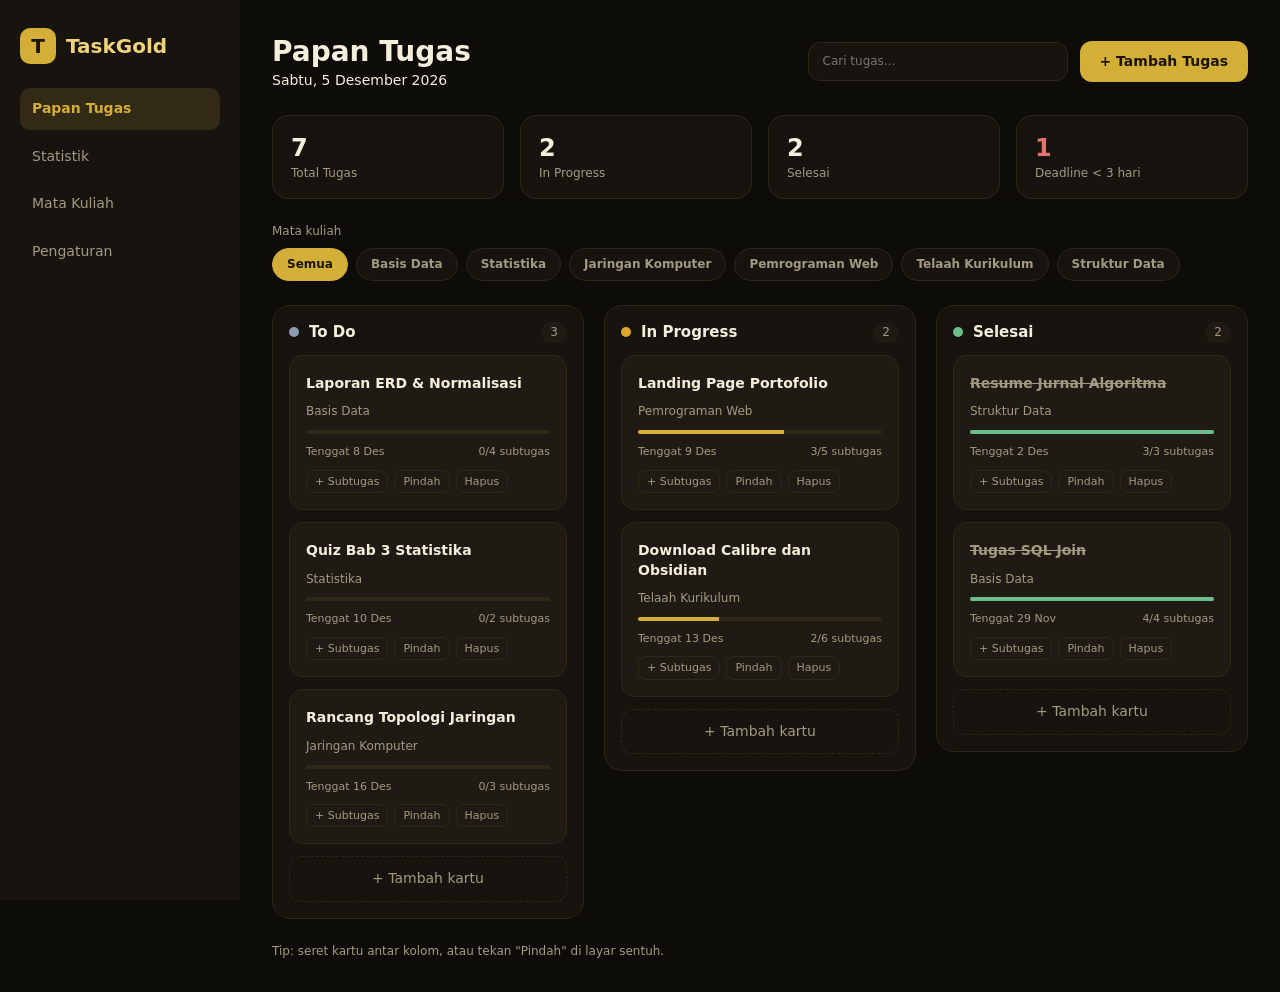
<file: index.html>
<!DOCTYPE html>
<html lang="en">
<head>
    <meta charset="UTF-8">
    <meta name="viewport" content="width=device-width, initial-scale=1.0">
    <title>TaskGold - Kanban Tugas Kuliah</title>
    <link rel="stylesheet" href="style_Kanban.css">
</head>
<body data-view="board">
  <aside class="sidebar">
    <div class="logo"><span class="logo-mark">T</span><span>TaskGold</span></div>
    <nav aria-label="Menu utama">
      <a href="#" data-view="board">Papan Tugas</a>
      <a href="#" data-view="stat">Statistik</a>
      <a href="#" data-view="course">Mata Kuliah</a>
      <a href="#" data-soon>Pengaturan</a>
    </nav>
  </aside>

  <div class="app">
    <header class="topbar">
      <div>
        <h1 id="pageTitle">Papan Tugas</h1>
        <p id="pageSub"></p>
      </div>
      <div class="actions">
        <label class="search"><span class="sr">Cari tugas</span>
          <input type="search" id="search" placeholder="Cari tugas..."></label>
        <button class="btn primary" id="btnAdd" type="button">+ Tambah Tugas</button>
      </div>
    </header>

    <main>
      <!-- Papan Tugas -->
      <section class="view" id="view-board" aria-label="Papan Tugas">
        <div class="stats"></div>
        <section class="filters" aria-label="Filter mata kuliah">
          <span>Mata kuliah</span><div id="chips" class="chips"></div>
        </section>

        <div class="tabs" id="tabs" role="tablist" aria-label="Status tugas"></div>
        <section class="board" id="board" aria-label="Papan kanban">
          <article class="column" data-status="todo" aria-labelledby="h-todo">
            <header><h2 id="h-todo"><i class="dot"></i>To Do</h2><span class="count"></span></header>
            <div class="list" data-status="todo"></div>
            <button class="ghost" type="button" data-add="todo">+ Tambah kartu</button>
          </article>

          <article class="column" data-status="prog" aria-labelledby="h-prog">
            <header><h2 id="h-prog"><i class="dot"></i>In Progress</h2><span class="count"></span></header>
            <div class="list" data-status="prog"></div>
            <button class="ghost" type="button" data-add="prog">+ Tambah kartu</button>
          </article>

          <article class="column" data-status="done" aria-labelledby="h-done">
            <header><h2 id="h-done"><i class="dot"></i>Selesai</h2><span class="count"></span></header>
            <div class="list" data-status="done"></div>
            <button class="ghost" type="button" data-add="done">+ Tambah kartu</button>
          </article>
        </section>
        <footer>Tip: seret kartu antar kolom, atau tekan "Pindah" di layar sentuh.</footer>
      </section>

      <!-- Statistik -->
      <section class="view" id="view-stat" aria-label="Statistik">
        <div class="stats"></div>
        <article class="panel"><h2>Status tugas</h2><div class="stack" id="stack"></div><div class="status-cards" id="statusCards"></div></article>
        <article class="panel"><h2>Deadline terdekat</h2><ul class="deadlines" id="deadlines"></ul></article>
      </section>

      <!-- Mata Kuliah -->
      <section class="view" id="view-course" aria-label="Mata Kuliah">
        <div class="courses" id="courses"></div>
      </section>
    </main>
  </div>

  <button class="fab" id="fab" type="button" aria-label="Tambah tugas">+</button>
  <div class="toast" id="toast" role="status" aria-live="polite"></div>

  <dialog id="addDlg">
    <form id="addForm" novalidate>
      <h2>Tambah Tugas Baru</h2>
      <label>Judul Tugas<input name="title" id="fTitle" placeholder="Contoh: Laporan Praktikum" required></label>
      <label>Mata Kuliah<input name="course" list="courseList" placeholder="Contoh: Basis Data" required>
        <datalist id="courseList"></datalist></label>
      <div class="row">
        <label>Tenggat<input type="date" name="due" required></label>
        <label>Status Awal
          <select name="status"><option value="todo">To Do</option><option value="prog">In Progress</option><option value="done">Selesai</option></select></label>
      </div>
      <label>Jumlah Subtugas<input type="number" name="total" min="1" max="20" value="3"></label>
      <p class="error" id="formError" role="alert"></p>
      <div class="foot">
        <button type="button" class="btn ghost-btn" id="btnCancel">Batal</button>
        <button type="submit" class="btn primary">Simpan Tugas</button>
      </div>
    </form>
  </dialog>

  <dialog id="moveDlg">
    <h2>Pindahkan Tugas</h2>
    <p id="moveTitle"></p>
    <div id="moveOpts" class="opts"></div>
    <button type="button" class="btn ghost-btn" id="moveClose">Tutup</button>
  </dialog>

  <script src="script_Kanban.js"></script>
</body>
</html>
</file>
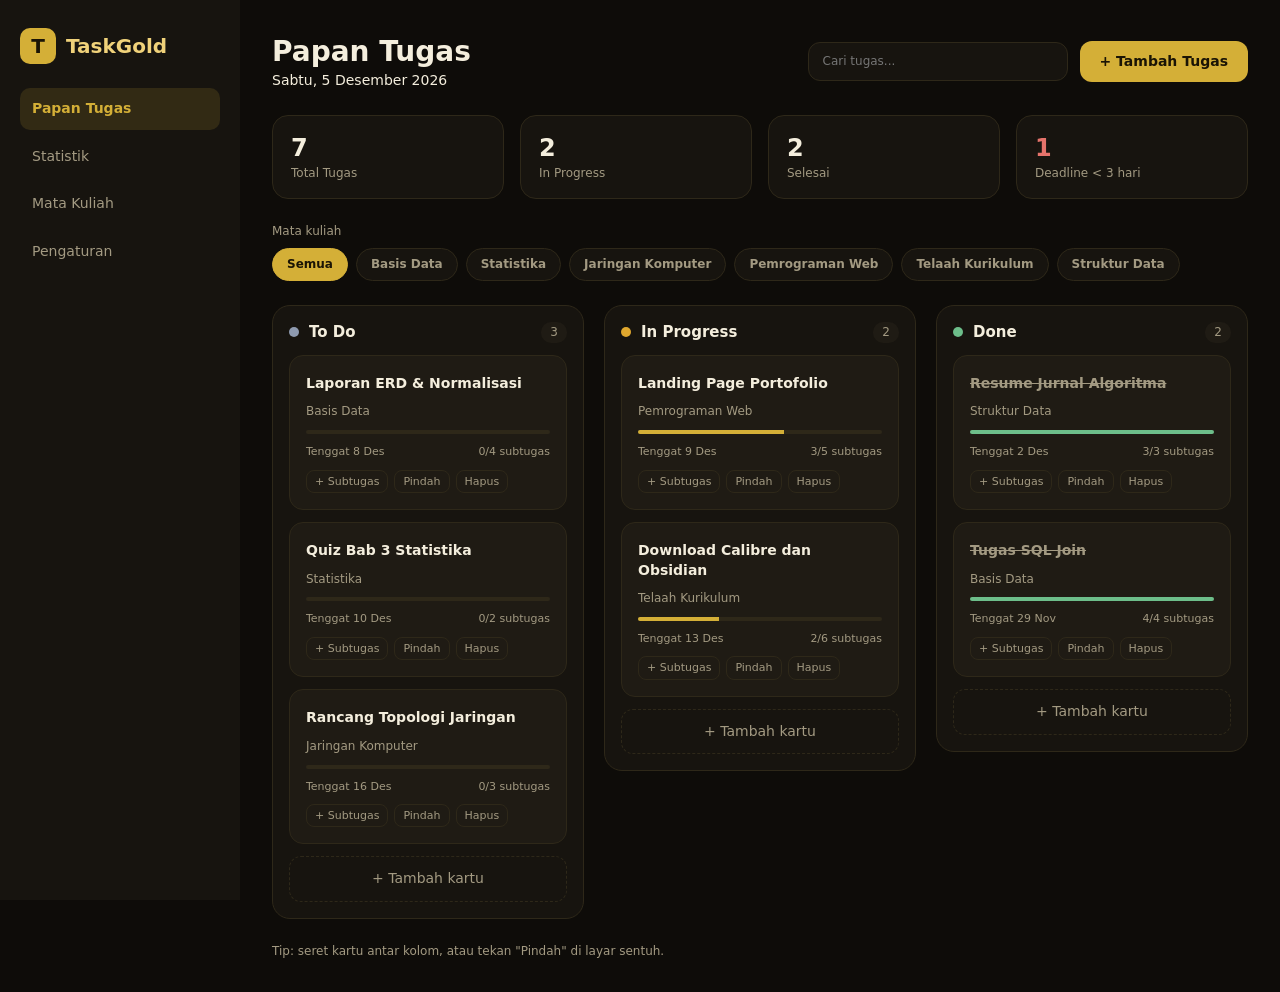
<file: index_Kanban.html>
<!DOCTYPE html>
<html lang="en">
<head>
    <meta charset="UTF-8">
    <meta name="viewport" content="width=device-width, initial-scale=1.0">
    <title>TaskGold - Kanban Tugas Kuliah</title>
    <link rel="stylesheet" href="style_Kanban.css">
</head>
<body data-view="board">
  <aside class="sidebar">
    <div class="logo"><span class="logo-mark">T</span><span>TaskGold</span></div>
    <nav aria-label="Menu utama">
      <a href="#" data-view="board">Papan Tugas</a>
      <a href="#" data-view="stat">Statistik</a>
      <a href="#" data-view="course">Mata Kuliah</a>
      <a href="#" data-soon>Pengaturan</a>
    </nav>
  </aside>

  <div class="app">
    <header class="topbar">
      <div>
        <h1 id="pageTitle">Papan Tugas</h1>
        <p id="pageSub"></p>
      </div>
      <div class="actions">
        <label class="search"><span class="sr">Cari tugas</span>
          <input type="search" id="search" placeholder="Cari tugas..."></label>
        <button class="btn primary" id="btnAdd" type="button">+ Tambah Tugas</button>
      </div>
    </header>

    <main>
      <!-- Papan Tugas -->
      <section class="view" id="view-board" aria-label="Papan Tugas">
        <div class="stats"></div>
        <section class="filters" aria-label="Filter mata kuliah">
          <span>Mata kuliah</span><div id="chips" class="chips"></div>
        </section>

        <div class="tabs" id="tabs" role="tablist" aria-label="Status tugas"></div>
        <section class="board" id="board" aria-label="Papan kanban">
          <article class="column" data-status="todo" aria-labelledby="h-todo">
            <header><h2 id="h-todo"><i class="dot"></i>To Do</h2><span class="count"></span></header>
            <div class="list" data-status="todo"></div>
            <button class="ghost" type="button" data-add="todo">+ Tambah kartu</button>
          </article>

          <article class="column" data-status="prog" aria-labelledby="h-prog">
            <header><h2 id="h-prog"><i class="dot"></i>In Progress</h2><span class="count"></span></header>
            <div class="list" data-status="prog"></div>
            <button class="ghost" type="button" data-add="prog">+ Tambah kartu</button>
          </article>

          <article class="column" data-status="done" aria-labelledby="h-done">
            <header><h2 id="h-done"><i class="dot"></i>Done</h2><span class="count"></span></header>
            <div class="list" data-status="done"></div>
            <button class="ghost" type="button" data-add="done">+ Tambah kartu</button>
          </article>
        </section>
        <footer>Tip: seret kartu antar kolom, atau tekan "Pindah" di layar sentuh.</footer>
      </section>

      <!-- Statistik -->
      <section class="view" id="view-stat" aria-label="Statistik">
        <div class="stats"></div>
        <article class="panel"><h2>Status tugas</h2><div class="stack" id="stack"></div><div class="status-cards" id="statusCards"></div></article>
        <article class="panel"><h2>Deadline terdekat</h2><ul class="deadlines" id="deadlines"></ul></article>
      </section>

      <!-- Mata Kuliah -->
      <section class="view" id="view-course" aria-label="Mata Kuliah">
        <div class="courses" id="courses"></div>
      </section>
    </main>
  </div>

  <button class="fab" id="fab" type="button" aria-label="Tambah tugas">+</button>
  <div class="toast" id="toast" role="status" aria-live="polite"></div>

  <dialog id="addDlg">
    <form id="addForm" novalidate>
      <h2>Tambah Tugas Baru</h2>
      <label>Judul Tugas<input name="title" id="fTitle" placeholder="Contoh: Laporan Praktikum" required></label>
      <label>Mata Kuliah<input name="course" list="courseList" placeholder="Contoh: Basis Data" required>
        <datalist id="courseList"></datalist></label>
      <div class="row">
        <label>Tenggat<input type="date" name="due" required></label>
        <label>Status Awal
          <select name="status"><option value="todo">To Do</option><option value="prog">In Progress</option><option value="done">Selesai</option></select></label>
      </div>
      <label>Jumlah Subtugas<input type="number" name="total" min="1" max="20" value="3"></label>
      <p class="error" id="formError" role="alert"></p>
      <div class="foot">
        <button type="button" class="btn ghost-btn" id="btnCancel">Batal</button>
        <button type="submit" class="btn primary">Simpan Tugas</button>
      </div>
    </form>
  </dialog>

  <dialog id="moveDlg">
    <h2>Pindahkan Tugas</h2>
    <p id="moveTitle"></p>
    <div id="moveOpts" class="opts"></div>
    <button type="button" class="btn ghost-btn" id="moveClose">Tutup</button>
  </dialog>

  <script src="script_Kanban.js"></script>
</body>
</html>
</file>
<file: style_Kanban.css>
:root{
  --bg:#0E0C09;--surf:#17140F;--card:#1F1B14;--line:#2E2819;
  --gold:#D4AF37;--gold2:#F0D27A;--ink:#1A1405;
  --txt:#F4EEDD;--mut:#A39A82;
  --todo:#8E9AAF;--prog:#E0A82E;--done:#6DBE8A;--red:#E5736B;
  --r:14px;--s1:8px;--s2:16px;--s3:24px;
}
*{box-sizing:border-box;margin:0}
body{font-family:Inter,system-ui,-apple-system,"Segoe UI",sans-serif;background:var(--bg);color:var(--txt);
  display:grid;grid-template-columns:240px 1fr;min-height:100vh;font-size:14px;line-height:1.4}
button,input,select{font:inherit;color:inherit}
:focus-visible{outline:2px solid var(--gold);outline-offset:2px}
.sr{position:absolute;width:1px;height:1px;overflow:hidden;clip:rect(0 0 0 0)}

/* Sidebar */
.view{display:none;flex-direction:column;gap:var(--s3)}
body[data-view=board] #view-board,body[data-view=stat] #view-stat,body[data-view=course] #view-course{display:flex}
body:not([data-view=board]) .search{display:none}
.sidebar{background:var(--surf);padding:28px 20px;display:flex;flex-direction:column;gap:var(--s3);
  position:sticky;top:0;height:100vh}
.logo{display:flex;align-items:center;gap:10px;font-size:20px;font-weight:700;color:var(--gold2)}
.logo-mark{width:36px;height:36px;border-radius:10px;background:var(--gold);color:var(--ink);display:grid;place-items:center}
nav{display:flex;flex-direction:column;gap:6px;flex:1}
nav a{padding:11px 12px;border-radius:10px;color:var(--mut);text-decoration:none;font-weight:500;transition:background .2s}
nav a:hover{background:var(--card)}
nav a[aria-current=page]{background:rgba(212,175,55,.14);color:var(--gold);font-weight:600}
.profile{display:flex;gap:10px;align-items:center;padding:12px;border:1px solid var(--line);border-radius:var(--r);background:var(--card)}
.profile small{display:block;color:var(--mut);font-size:11px}
.avatar{width:36px;height:36px;border-radius:50%;background:var(--gold);color:var(--ink);display:grid;place-items:center;font-weight:700;font-size:13px}

/* Main */
.app{padding:32px;display:flex;flex-direction:column;gap:var(--s3);min-width:0}
.topbar{display:flex;justify-content:space-between;align-items:center;gap:var(--s2);flex-wrap:wrap}
h1{font-size:28px}
#today{color:var(--mut);font-size:13px;margin-top:4px}
.actions{display:flex;gap:12px;align-items:center}
.search input{width:260px;padding:10px 14px;border-radius:12px;border:1px solid var(--line);background:var(--surf)}
.btn{border:0;border-radius:12px;padding:11px 20px;font-weight:600;cursor:pointer;transition:transform .15s,filter .2s}
.btn:hover{filter:brightness(1.1)}.btn:active{transform:scale(.97)}
.primary{background:var(--gold);color:var(--ink)}
.ghost-btn{background:transparent;border:1.2px solid var(--gold);color:var(--gold)}

.stats{display:grid;grid-template-columns:repeat(4,1fr);gap:var(--s2)}
.stat{background:var(--surf);border:1px solid var(--line);border-radius:16px;padding:16px 18px;display:flex;flex-direction:column}
.stat b{font-size:24px}.stat span{color:var(--mut);font-size:12px}
.stat.warn b{color:var(--red)}

.filters{display:flex;align-items:center;gap:var(--s1);flex-wrap:wrap;color:var(--mut);font-size:12px}
.chips{display:flex;gap:var(--s1);flex-wrap:wrap}
.chip{padding:7px 14px;border-radius:20px;border:1px solid var(--line);background:var(--surf);color:var(--mut);font-size:12px;font-weight:600;cursor:pointer}
.chip[aria-pressed=true]{background:var(--gold);border-color:var(--gold);color:var(--ink)}

/* Board */
.tabs{display:none}
.board{display:grid;grid-template-columns:repeat(3,1fr);gap:20px;align-items:start}
.column{background:var(--surf);border:1px solid var(--line);border-radius:18px;padding:var(--s2);display:flex;flex-direction:column;gap:12px;
  transition:border-color .2s,background .2s;min-height:200px}
.column header{display:flex;justify-content:space-between;align-items:center}
.column h2{font-size:15px;display:flex;align-items:center;gap:10px}
.dot{width:10px;height:10px;border-radius:50%;background:var(--c)}
[data-status=todo]{--c:var(--todo)}[data-status=prog]{--c:var(--prog)}[data-status=done]{--c:var(--done)}
.count{background:var(--card);border-radius:10px;padding:2px 9px;font-size:12px;color:var(--mut)}
.list{display:flex;flex-direction:column;gap:12px;min-height:60px}
.column.over{border-color:var(--gold);background:rgba(212,175,55,.05);box-shadow:0 0 0 1px var(--gold)}
.column.over .list::after{content:"Lepas di sini";display:grid;place-items:center;height:80px;border:1.5px dashed var(--gold);
  border-radius:var(--r);background:rgba(212,175,55,.1);color:var(--gold);font-weight:600;font-size:13px}
.empty{color:var(--mut);font-size:12px;text-align:center;padding:16px;border:1px dashed var(--line);border-radius:var(--r)}
.ghost{background:none;border:1px dashed var(--line);border-radius:12px;padding:12px;color:var(--mut);cursor:pointer;font-weight:500}
.ghost:hover{border-color:var(--gold);color:var(--gold)}

.card{background:var(--card);border:1px solid var(--line);border-radius:var(--r);padding:var(--s2);display:flex;flex-direction:column;gap:10px;
  cursor:grab;transition:border-color .2s,transform .2s}
.card:hover{border-color:rgba(212,175,55,.5)}
.card.dragging{opacity:.4;transform:rotate(-2deg)}
.card h3{font-size:14px;margin-top:2px}
.card p{color:var(--mut);font-size:12px}
.card.is-done h3{text-decoration:line-through;color:var(--mut)}
.bar{height:4px;border-radius:2px;background:var(--line);overflow:hidden}
.bar i{display:block;height:100%;width:var(--p);background:var(--gold);transition:width .3s}
.is-done .bar i{background:var(--done)}
.meta{display:flex;justify-content:space-between;align-items:center;font-size:11px;color:var(--mut);gap:8px}
.meta .late{color:var(--red);font-weight:600}
.tools{display:flex;gap:6px}
.tools button{background:none;border:1px solid var(--line);border-radius:8px;color:var(--mut);padding:3px 8px;font-size:11px;cursor:pointer}
.tools button:hover{border-color:var(--gold);color:var(--gold)}
.tools .del:hover{border-color:var(--red);color:var(--red)}
footer{color:var(--mut);font-size:12px;margin-top:auto}

/* Statistik */
.panel{background:var(--surf);border:1px solid var(--line);border-radius:16px;padding:20px;display:flex;flex-direction:column;gap:18px}
.panel h2{font-size:20px}
.stack{height:28px;border-radius:14px;background:var(--line)}
.status-cards{display:grid;grid-template-columns:repeat(3,1fr);gap:20px}
.scard{background:var(--card);border:1px solid var(--line);border-radius:14px;padding:20px 22px;display:flex;flex-direction:column;gap:8px}
.scard .sl{display:flex;align-items:center;gap:8px;color:var(--mut);font-weight:500}
.scard b{font-size:44px;line-height:1}.scard small{font-size:13px;font-weight:500}
.deadlines{list-style:none;padding:0;display:flex;flex-direction:column;gap:10px}
.deadlines li{display:flex;align-items:center;gap:12px;background:var(--card);border-radius:12px;padding:12px 14px}
.deadlines li div{flex:1}.deadlines small{display:block;color:var(--mut);font-size:12px}
.deadlines em{font-style:normal;font-weight:600;color:var(--gold)}.deadlines em.late{color:var(--red)}
.empty-note{color:var(--mut);font-size:13px}

/* Mata Kuliah */
.courses{display:grid;grid-template-columns:repeat(3,1fr);gap:20px;align-items:start}
.course{background:var(--surf);border:1px solid var(--line);border-radius:16px;padding:22px;display:flex;flex-direction:column;gap:12px}
.course header{display:flex;justify-content:space-between;align-items:center;font-size:12px;color:var(--mut)}
.course h3{font-size:16px;color:var(--txt)}
.course .bar i{background:var(--done)}
.mini{display:flex;gap:14px;flex-wrap:wrap;font-size:11px;color:var(--mut)}
.mini span{display:flex;align-items:center;gap:6px}
.mini .dot{width:7px;height:7px}
.next{font-size:12px;font-weight:500;color:var(--gold)}.next.ok{color:var(--done)}
.course ul{list-style:none;padding:14px 0 0;border-top:1px solid var(--line);display:flex;flex-direction:column;gap:10px}
.course li{display:flex;align-items:center;gap:10px;font-size:13px}
.course li small{margin-left:auto;color:var(--mut)}
.course li.done span{color:var(--mut);text-decoration:line-through}
.course .btn{align-self:flex-start;padding:7px 14px;font-size:12px}

/* Dialog */
dialog{margin:auto;border:1px solid rgba(212,175,55,.45);border-radius:20px;background:var(--surf);color:var(--txt);padding:28px;width:min(560px,92vw)}
dialog::backdrop{background:rgba(0,0,0,.65)}
dialog h2{font-size:20px;margin-bottom:16px}
form{display:flex;flex-direction:column;gap:16px}
label{display:flex;flex-direction:column;gap:6px;font-size:12px;color:var(--mut);font-weight:500}
input,select{padding:12px 14px;border-radius:12px;border:1px solid var(--line);background:var(--card);color:var(--txt)}
input:focus,select:focus{border-color:var(--gold);outline:none}
.row{display:grid;grid-template-columns:1fr 1fr;gap:var(--s2)}
.error{color:var(--red);font-size:12px;min-height:1em}
.foot{display:flex;justify-content:flex-end;gap:12px}
#moveDlg p{color:var(--mut);margin-bottom:16px}
.opts{display:flex;flex-direction:column;gap:10px;margin-bottom:16px}
.opts button{display:flex;align-items:center;gap:12px;padding:14px;border-radius:14px;border:1px solid var(--line);background:var(--card);cursor:pointer;font-weight:600}
.opts button[aria-current=true]{border-color:var(--gold);background:rgba(212,175,55,.1)}
.opts small{margin-left:auto;color:var(--mut);font-weight:400}

.toast{position:fixed;left:50%;bottom:28px;transform:translate(-50%,40px);background:var(--gold);color:var(--ink);padding:10px 18px;border-radius:12px;
  font-weight:600;opacity:0;pointer-events:none;transition:.3s;z-index:20}
.toast.show{opacity:1;transform:translate(-50%,0)}
.fab{display:none}

/* Tablet */
@media (max-width:1100px){
  body{grid-template-columns:200px 1fr}
  .stats{grid-template-columns:repeat(2,1fr)}
  .board,.courses{grid-template-columns:1fr 1fr}
  }

/* Mobile */
@media (max-width:720px){
  body{grid-template-columns:1fr;padding-bottom:84px}
  .sidebar{position:fixed;top:auto;bottom:0;left:0;right:0;height:auto;z-index:10;padding:8px;flex-direction:row;border-top:1px solid var(--line)}
  .logo{display:none}
  nav{flex-direction:row;justify-content:space-around}
  nav a{font-size:11px;padding:10px 8px}
  .app{padding:20px 16px}
  h1{font-size:24px}
  #btnAdd,.search input{width:100%}#btnAdd{display:none}
  .actions{width:100%}.search{flex:1}
  .stats{grid-template-columns:1fr 1fr}
  .tabs{display:flex;gap:4px;padding:4px;background:var(--surf);border:1px solid var(--line);border-radius:14px}
  .tabs button{flex:1;border:0;background:none;color:var(--mut);padding:9px 4px;border-radius:10px;font-size:12px;font-weight:600;cursor:pointer}
  .tabs button[aria-selected=true]{background:var(--gold);color:var(--ink)}
  .board,.courses{grid-template-columns:1fr}
  .column{display:none}.column.current{display:flex;background:none;border:0;padding:0;min-height:0}
  .column .ghost{display:none}
  .stat{padding:12px 14px}.stat b{font-size:20px}
  .filters{flex-wrap:nowrap}.chips{flex-wrap:nowrap;overflow-x:auto;padding-bottom:4px}.chip{white-space:nowrap}
  .filters>span{display:none}
  .courses .course{padding:18px}
  .panel{padding:16px}.panel h2{font-size:15px}.stack{height:18px}
  .status-cards{gap:10px}.scard{padding:12px}.scard b{font-size:28px}.scard small{font-size:11px}
  .column>header{display:none}
  .fab{display:grid;place-items:center;position:fixed;right:16px;bottom:96px;width:56px;height:56px;border-radius:50%;border:0;
    background:var(--gold);color:var(--ink);font-size:28px;cursor:pointer;box-shadow:0 8px 24px rgba(0,0,0,.6);z-index:9}
  .row{grid-template-columns:1fr}
  footer{display:none}
}
@media (prefers-reduced-motion:reduce){*{transition:none!important}}
</file>
